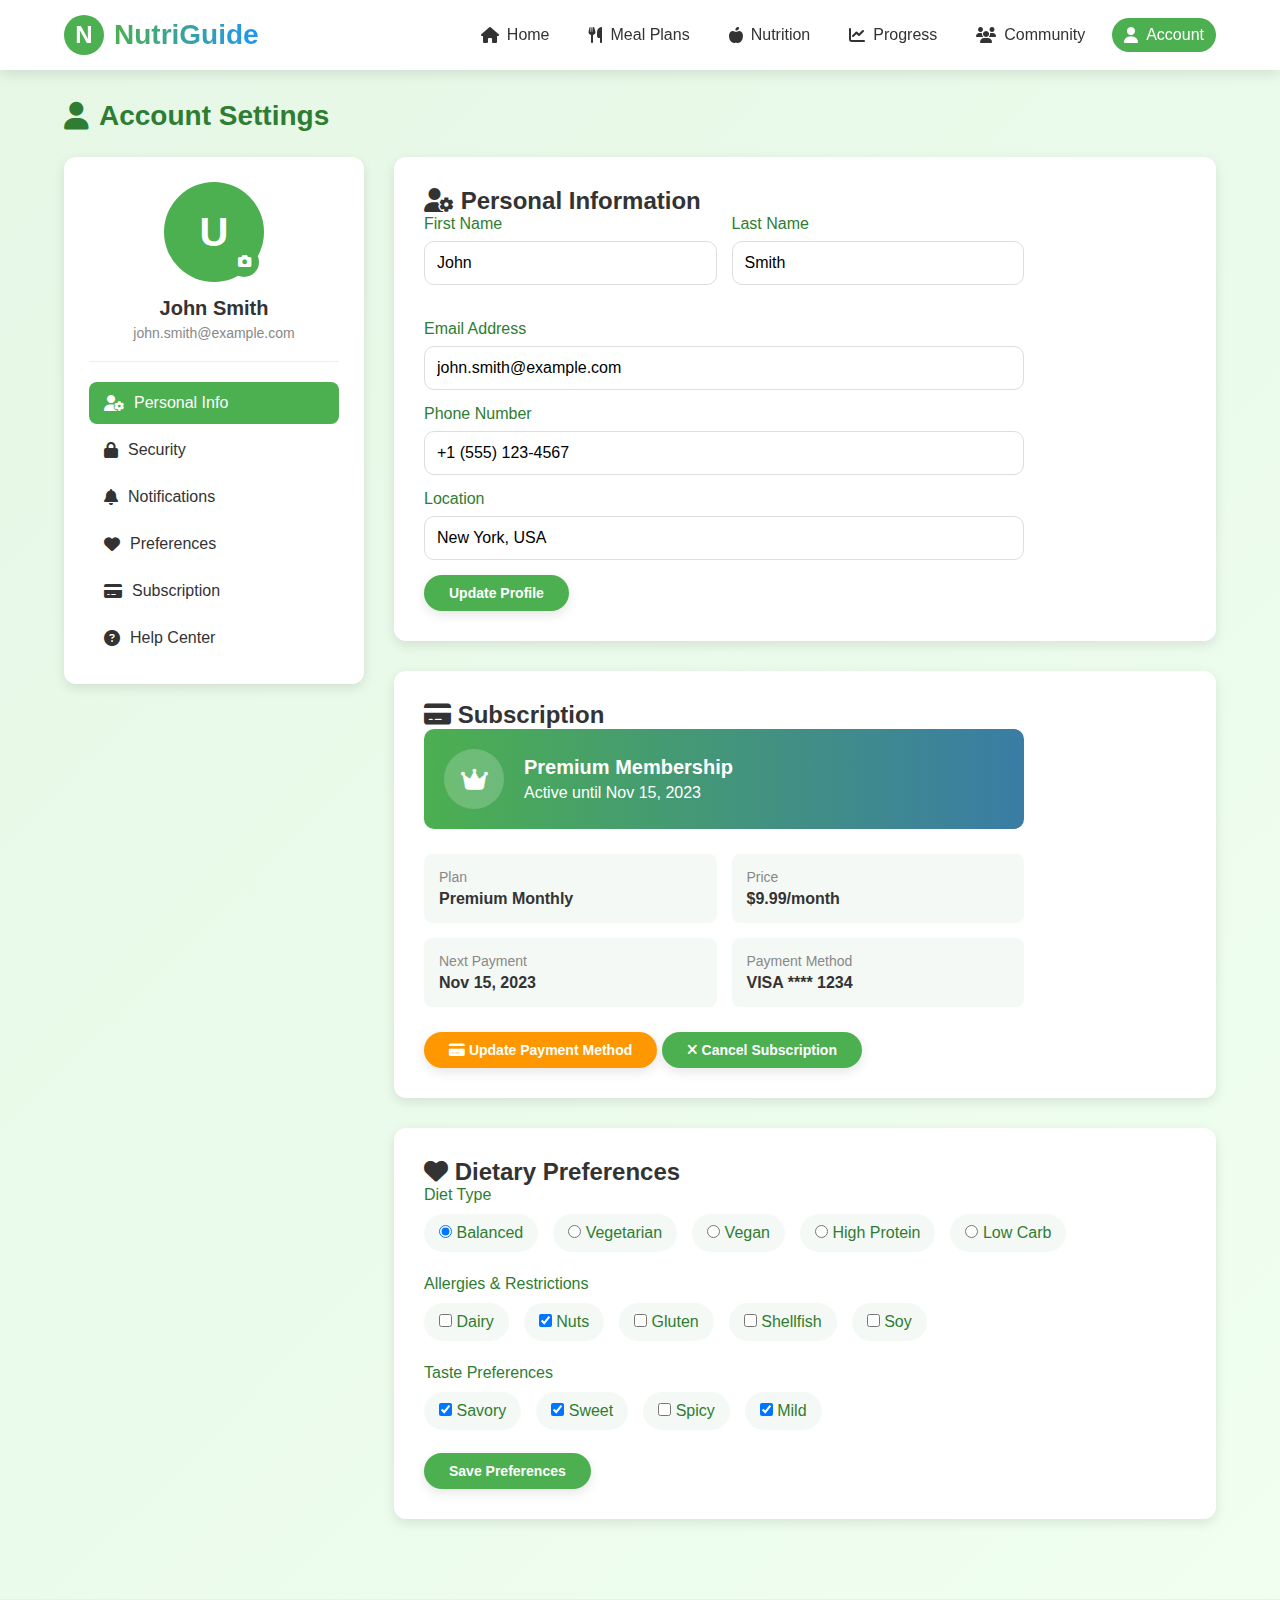
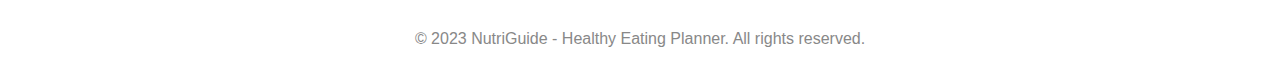
<file: Healthy_Eating_App/account.html>
<!DOCTYPE html>
<html lang="en">
<head>
    <meta charset="UTF-8">
    <meta name="viewport" content="width=device-width, initial-scale=1.0">
    <title>Account Settings | NutriGuide</title>
    <link rel="stylesheet" href="css/style.css">
    <link rel="stylesheet" href="https://cdnjs.cloudflare.com/ajax/libs/font-awesome/6.4.0/css/all.min.css">
</head>
<body>
    <header>
        <div class="logo">
            <div class="logo-icon">N</div>
            <div class="logo-text">NutriGuide</div>
        </div>
        
        <button class="menu-toggle" id="menuToggle">
            <i class="fas fa-bars"></i>
        </button>
        
        <div class="nav-container">
            <nav class="desktop-nav">
                <ul>
                    <li><a href="index.html" class="nav-link"><i class="fas fa-home"></i> Home</a></li>
                    <li><a href="meal-plans.html" class="nav-link"><i class="fas fa-utensils"></i> Meal Plans</a></li>
                    <li><a href="nutrition.html" class="nav-link"><i class="fas fa-apple-alt"></i> Nutrition</a></li>
                    <li><a href="progress.html" class="nav-link"><i class="fas fa-chart-line"></i> Progress</a></li>
                    <li><a href="community.html" class="nav-link"><i class="fas fa-users"></i> Community</a></li>
                    <li><a href="account.html" class="nav-link active"><i class="fas fa-user"></i> Account</a></li>
                </ul>
            </nav>
            
            <div class="user-actions" id="userActions">
                <!-- Dynamically filled based on auth state -->
            </div>
        </div>
    </header>
    
    <div class="main-content">
        <h1 class="section-title"><i class="fas fa-user"></i> Account Settings</h1>
        
        <div class="account-container">
            <div class="account-sidebar">
                <div class="account-profile">
                    <div class="profile-avatar">
                        <div class="avatar">U</div>
                        <button class="edit-avatar"><i class="fas fa-camera"></i></button>
                    </div>
                    <div class="profile-info">
                        <div class="profile-name">John Smith</div>
                        <div class="profile-email">john.smith@example.com</div>
                    </div>
                </div>
                
                <div class="account-menu">
                    <a href="#" class="menu-item active"><i class="fas fa-user-cog"></i> Personal Info</a>
                    <a href="#" class="menu-item"><i class="fas fa-lock"></i> Security</a>
                    <a href="#" class="menu-item"><i class="fas fa-bell"></i> Notifications</a>
                    <a href="#" class="menu-item"><i class="fas fa-heart"></i> Preferences</a>
                    <a href="#" class="menu-item"><i class="fas fa-credit-card"></i> Subscription</a>
                    <a href="#" class="menu-item"><i class="fas fa-question-circle"></i> Help Center</a>
                </div>
            </div>
            
            <div class="account-content">
                <div class="account-card">
                    <h2><i class="fas fa-user-cog"></i> Personal Information</h2>
                    
                    <form class="account-form">
                        <div class="form-row">
                            <div class="form-group">
                                <label for="first-name">First Name</label>
                                <input type="text" class="form-control" id="first-name" value="John">
                            </div>
                            <div class="form-group">
                                <label for="last-name">Last Name</label>
                                <input type="text" class="form-control" id="last-name" value="Smith">
                            </div>
                        </div>
                        
                        <div class="form-group">
                            <label for="email">Email Address</label>
                            <input type="email" class="form-control" id="email" value="john.smith@example.com">
                        </div>
                        
                        <div class="form-group">
                            <label for="phone">Phone Number</label>
                            <input type="tel" class="form-control" id="phone" value="+1 (555) 123-4567">
                        </div>
                        
                        <div class="form-group">
                            <label for="location">Location</label>
                            <input type="text" class="form-control" id="location" value="New York, USA">
                        </div>
                        
                        <button class="btn">Update Profile</button>
                    </form>
                </div>
                
                <div class="account-card">
                    <h2><i class="fas fa-credit-card"></i> Subscription</h2>
                    
                    <div class="subscription-status">
                        <div class="status-card premium">
                            <div class="status-icon"><i class="fas fa-crown"></i></div>
                            <div class="status-info">
                                <div class="status-title">Premium Membership</div>
                                <div class="status-detail">Active until Nov 15, 2023</div>
                            </div>
                        </div>
                        
                        <div class="subscription-details">
                            <div class="detail-item">
                                <div class="detail-label">Plan</div>
                                <div class="detail-value">Premium Monthly</div>
                            </div>
                            <div class="detail-item">
                                <div class="detail-label">Price</div>
                                <div class="detail-value">$9.99/month</div>
                            </div>
                            <div class="detail-item">
                                <div class="detail-label">Next Payment</div>
                                <div class="detail-value">Nov 15, 2023</div>
                            </div>
                            <div class="detail-item">
                                <div class="detail-label">Payment Method</div>
                                <div class="detail-value">VISA **** 1234</div>
                            </div>
                        </div>
                        
                        <button class="btn btn-secondary"><i class="fas fa-credit-card"></i> Update Payment Method</button>
                        <button class="btn"><i class="fas fa-times"></i> Cancel Subscription</button>
                    </div>
                </div>
                
                <div class="account-card">
                    <h2><i class="fas fa-heart"></i> Dietary Preferences</h2>
                    
                    <form class="preferences-form">
                        <div class="form-group">
                            <label>Diet Type</label>
                            <div class="preference-options">
                                <label class="option">
                                    <input type="radio" name="diet-type" checked>
                                    <span>Balanced</span>
                                </label>
                                <label class="option">
                                    <input type="radio" name="diet-type">
                                    <span>Vegetarian</span>
                                </label>
                                <label class="option">
                                    <input type="radio" name="diet-type">
                                    <span>Vegan</span>
                                </label>
                                <label class="option">
                                    <input type="radio" name="diet-type">
                                    <span>High Protein</span>
                                </label>
                                <label class="option">
                                    <input type="radio" name="diet-type">
                                    <span>Low Carb</span>
                                </label>
                            </div>
                        </div>
                        
                        <div class="form-group">
                            <label>Allergies & Restrictions</label>
                            <div class="preference-options">
                                <label class="option">
                                    <input type="checkbox">
                                    <span>Dairy</span>
                                </label>
                                <label class="option">
                                    <input type="checkbox" checked>
                                    <span>Nuts</span>
                                </label>
                                <label class="option">
                                    <input type="checkbox">
                                    <span>Gluten</span>
                                </label>
                                <label class="option">
                                    <input type="checkbox">
                                    <span>Shellfish</span>
                                </label>
                                <label class="option">
                                    <input type="checkbox">
                                    <span>Soy</span>
                                </label>
                            </div>
                        </div>
                        
                        <div class="form-group">
                            <label>Taste Preferences</label>
                            <div class="preference-options">
                                <label class="option">
                                    <input type="checkbox" checked>
                                    <span>Savory</span>
                                </label>
                                <label class="option">
                                    <input type="checkbox" checked>
                                    <span>Sweet</span>
                                </label>
                                <label class="option">
                                    <input type="checkbox">
                                    <span>Spicy</span>
                                </label>
                                <label class="option">
                                    <input type="checkbox" checked>
                                    <span>Mild</span>
                                </label>
                            </div>
                        </div>
                        
                        <button class="btn">Save Preferences</button>
                    </form>
                </div>
            </div>
        </div>
    </div>
    
    <footer>
        <p>&copy; 2023 NutriGuide - Healthy Eating Planner. All rights reserved.</p>
    </footer>

    <script src="js/main.js"></script>
</body>
</html>
</file>
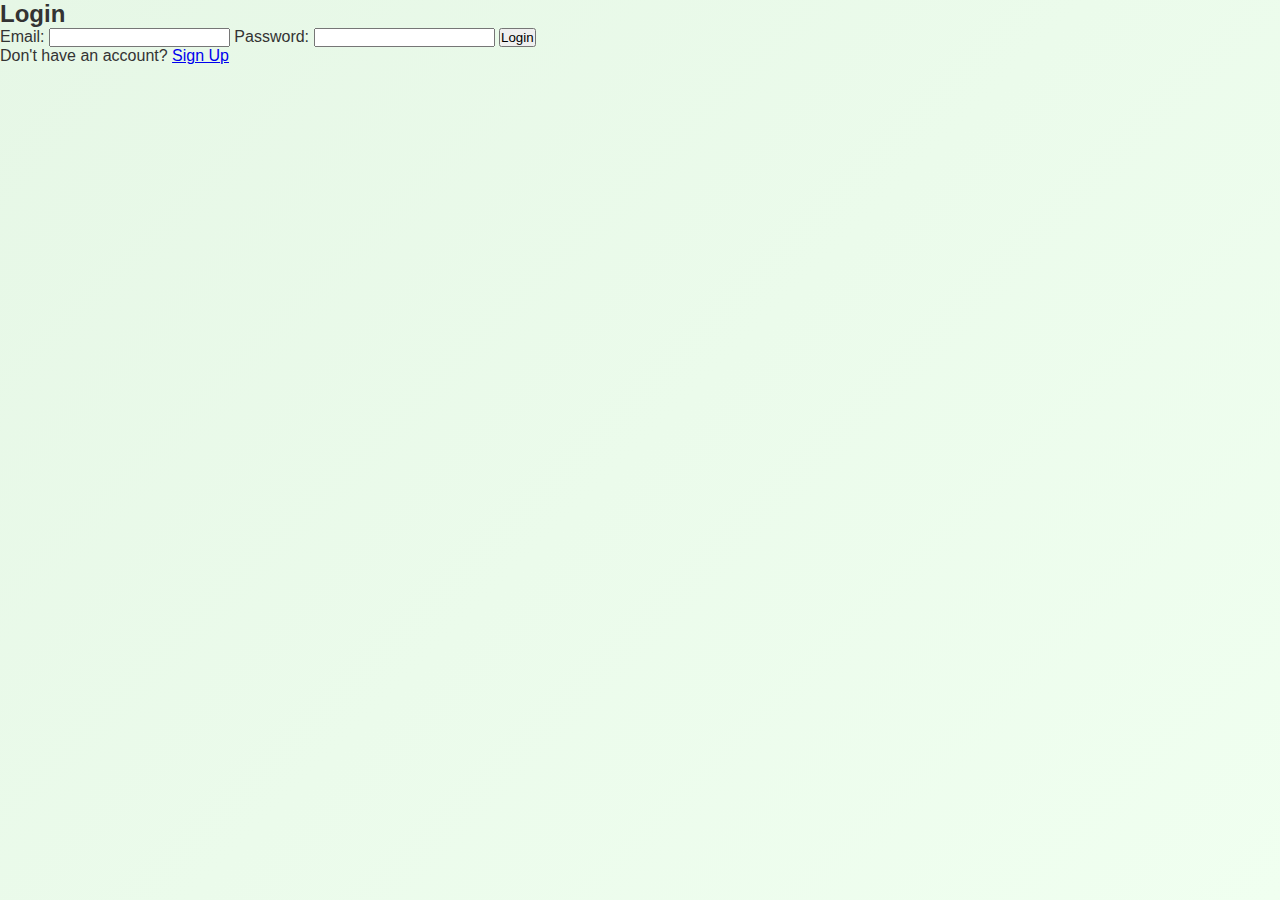
<file: Healthy_Eating_App/login.html>
<!DOCTYPE html>
<html lang="en">
<head>
    <meta charset="UTF-8">
    <meta name="viewport" content="width=device-width, initial-scale=1.0">
    <title>Login</title>
    <link rel="stylesheet" href="css/style.css">
</head>
<body>
    <main>
        <section class="login-form">
            <h2>Login</h2>
            <form id="login-form">
                <label for="email">Email:</label>
                <input type="email" id="email" name="email" required>

                <label for="password">Password:</label>
                <input type="password" id="password" name="password" required>

                <button type="submit">Login</button>
            </form>
            <p>Don't have an account? <a href="signup.html">Sign Up</a></p>
        </section>
    </main>
    <script src="js/firebaseConfig.js"></script>
    <script src="js/auth.js"></script>
</body>
</html>
</file>
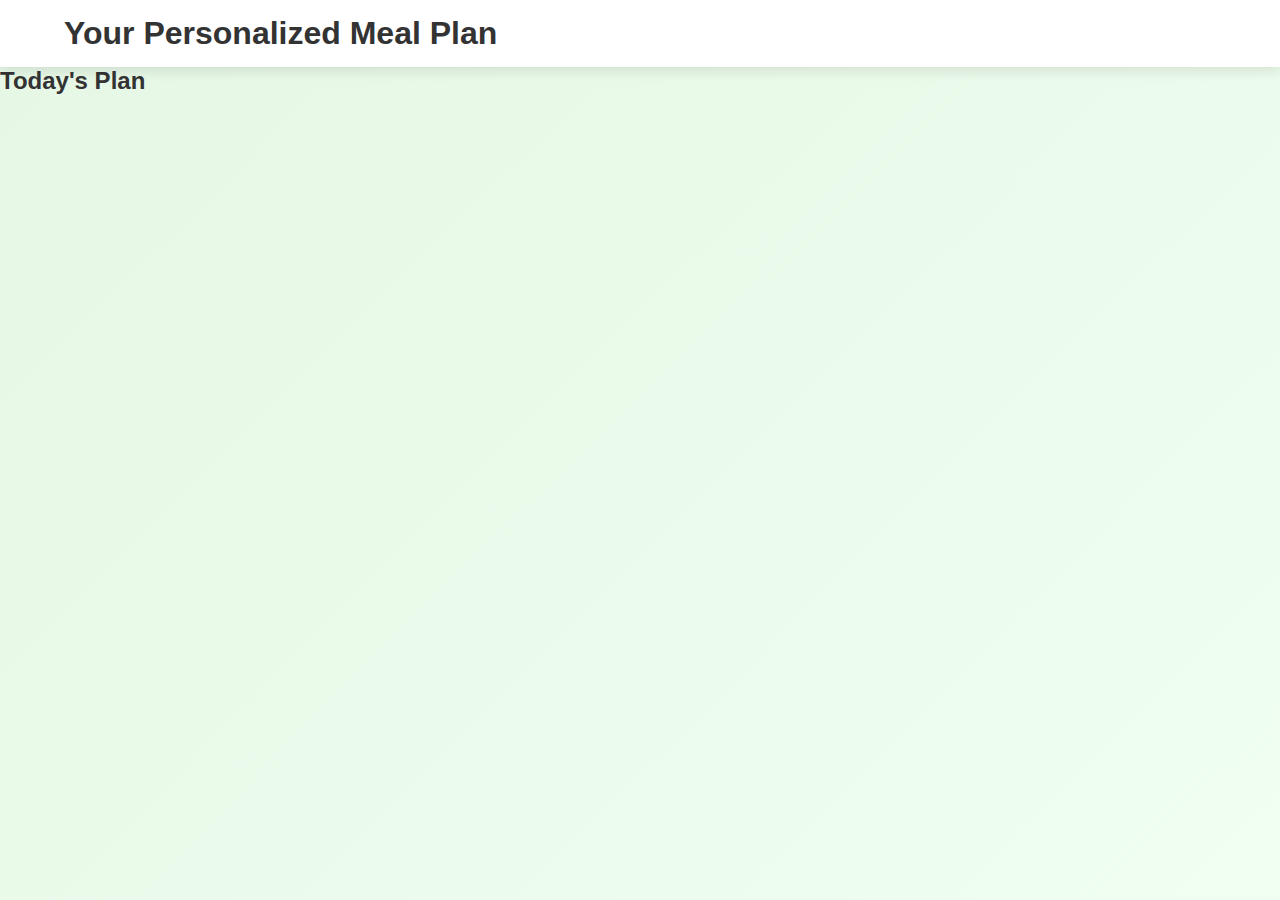
<file: Healthy_Eating_App/meal-plan.html>
<!DOCTYPE html>
<html lang="en">
<head>
    <meta charset="UTF-8">
    <meta name="viewport" content="width=device-width, initial-scale=1.0">
    <title>Your Meal Plan</title>
    <link rel="stylesheet" href="css/style.css">
</head>
<body>
    <header>
        <h1>Your Personalized Meal Plan</h1>
        <!-- Navigation links -->
    </header>

    <main>
        <section id="meal-plan">
            <h2>Today's Plan</h2>
            <div id="meal-plan-content">
                <!-- Meal plan will be dynamically generated here -->
            </div>
        </section>
    </main>
    <script src="js/firebaseConfig.js"></script>
    <script src="js/meal-plan.js"></script>
</body>
</html>
</file>
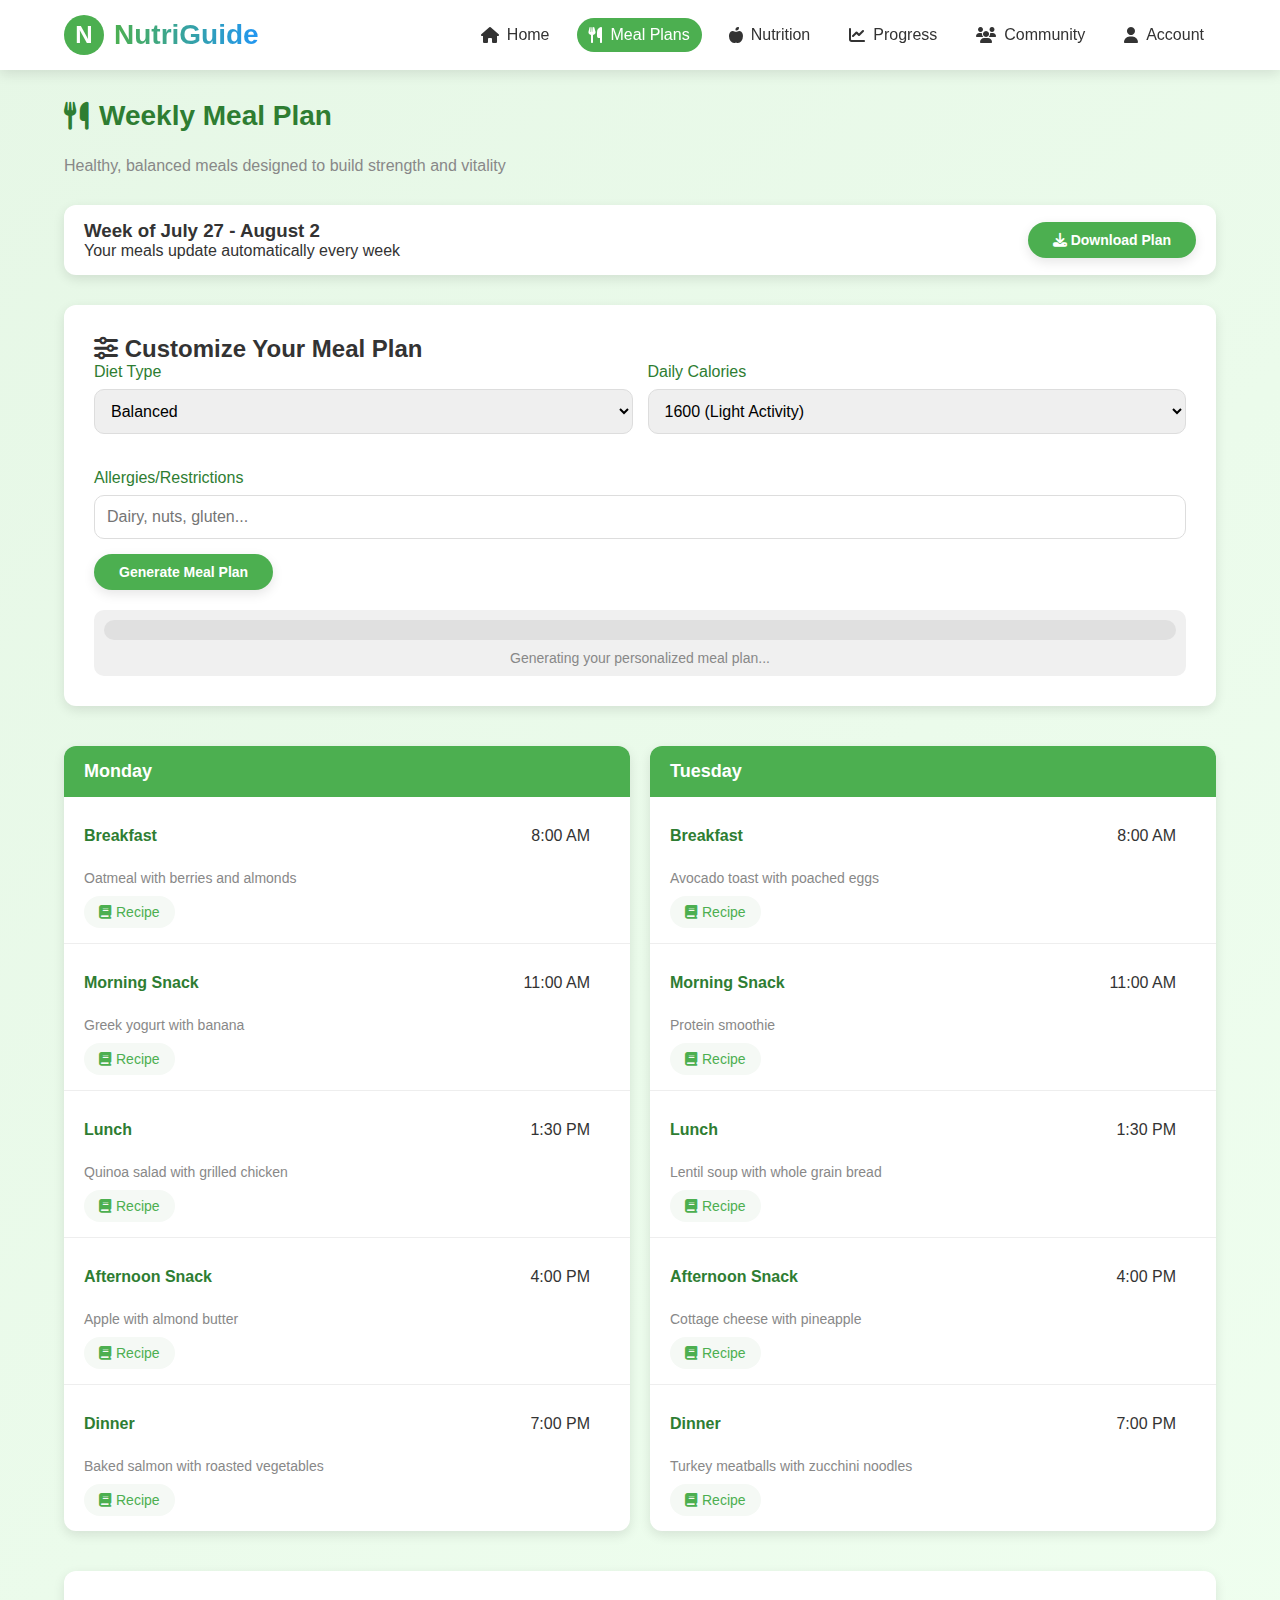
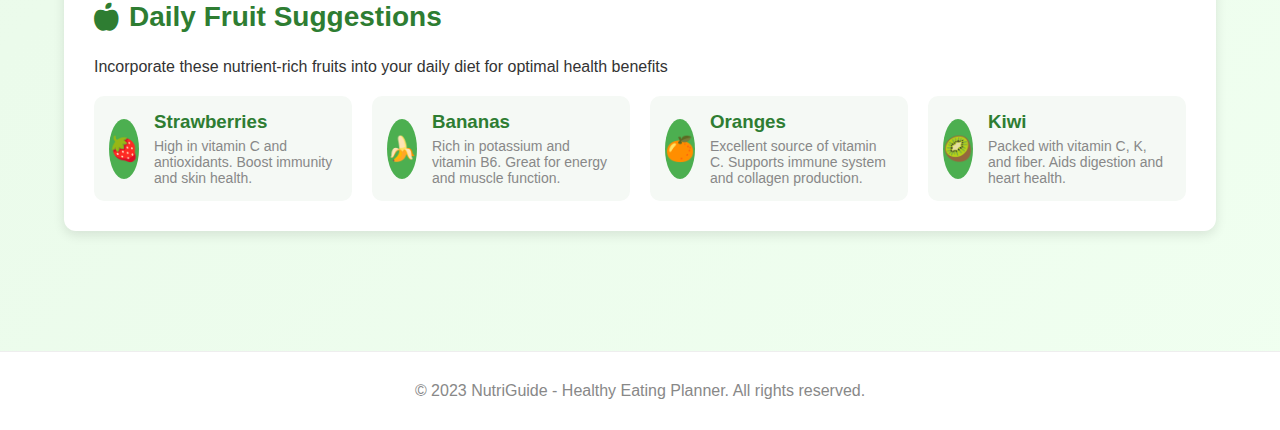
<file: Healthy_Eating_App/meal-plans.html>
<!DOCTYPE html>
<html lang="en">
<head>
    <meta charset="UTF-8">
    <meta name="viewport" content="width=device-width, initial-scale=1.0">
    <title>Meal Plans | NutriGuide</title>
    <link rel="stylesheet" href="css/style.css">
    <link rel="stylesheet" href="https://cdnjs.cloudflare.com/ajax/libs/font-awesome/6.4.0/css/all.min.css">
</head>
<body>
    <header>
        <div class="logo">
            <div class="logo-icon">N</div>
            <div class="logo-text">NutriGuide</div>
        </div>
        
        <button class="menu-toggle" id="menuToggle">
            <i class="fas fa-bars"></i>
        </button>
        
        <div class="nav-container">
            <nav class="desktop-nav">
                <ul>
                    <li><a href="index.html" class="nav-link"><i class="fas fa-home"></i> Home</a></li>
                    <li><a href="meal-plans.html" class="nav-link active"><i class="fas fa-utensils"></i> Meal Plans</a></li>
                    <li><a href="nutrition.html" class="nav-link"><i class="fas fa-apple-alt"></i> Nutrition</a></li>
                    <li><a href="progress.html" class="nav-link"><i class="fas fa-chart-line"></i> Progress</a></li>
                    <li><a href="community.html" class="nav-link"><i class="fas fa-users"></i> Community</a></li>
                    <li><a href="account.html" class="nav-link"><i class="fas fa-user"></i> Account</a></li>
                </ul>
            </nav>
            
            <div class="user-actions" id="userActions">
                <!-- Dynamically filled based on auth state -->
            </div>
        </div>
    </header>
    
    <div class="main-content">
        <h1 class="section-title"><i class="fas fa-utensils"></i> Weekly Meal Plan</h1>
        <p class="subtitle">Healthy, balanced meals designed to build strength and vitality</p>
        
        <div class="week-selector">
            <div>
                <h3>Week of <span id="currentWeek"></span></h3>
                <p>Your meals update automatically every week</p>
            </div>
            <button class="btn"><i class="fas fa-download"></i> Download Plan</button>
        </div>
        
        <!-- Meal Plan Preference Section -->
        <div class="preference-card">
            <h2><i class="fas fa-sliders-h"></i> Customize Your Meal Plan</h2>
            
            <div class="preference-form">
                <div class="form-row">
                    <div class="form-group">
                        <label for="diet-type">Diet Type</label>
                        <select class="form-control" id="diet-type">
                            <option value="balanced">Balanced</option>
                            <option value="vegetarian">Vegetarian</option>
                            <option value="vegan">Vegan</option>
                            <option value="high-protein">High Protein</option>
                            <option value="low-carb">Low Carb</option>
                        </select>
                    </div>
                    <div class="form-group">
                        <label for="calories">Daily Calories</label>
                        <select class="form-control" id="calories">
                            <option value="1600">1600 (Light Activity)</option>
                            <option value="2000">2000 (Moderate Activity)</option>
                            <option value="2400">2400 (Active Lifestyle)</option>
                            <option value="2800">2800 (Strength Building)</option>
                        </select>
                    </div>
                </div>
                
                <div class="form-group">
                    <label for="allergies">Allergies/Restrictions</label>
                    <input type="text" class="form-control" id="allergies" placeholder="Dairy, nuts, gluten...">
                </div>
                
                <button class="btn" id="generatePlan">Generate Meal Plan</button>
            </div>
            
            <div class="progress-container">
                <div class="progress-bar">
                    <div class="progress-fill" id="planProgress"></div>
                </div>
                <div class="progress-text">Generating your personalized meal plan...</div>
            </div>
        </div>
        
        <div class="week-days">
            <!-- Monday -->
            <div class="day-card">
                <div class="day-header">Monday</div>
                <div class="meal-time">
                    <div class="meal-title">
                        <span class="meal-name">Breakfast</span>
                        <span class="meal-time">8:00 AM</span>
                    </div>
                    <div class="meal-desc">Oatmeal with berries and almonds</div>
                    <button class="recipe-btn"><i class="fas fa-book"></i> Recipe</button>
                </div>
                <div class="meal-time">
                    <div class="meal-title">
                        <span class="meal-name">Morning Snack</span>
                        <span class="meal-time">11:00 AM</span>
                    </div>
                    <div class="meal-desc">Greek yogurt with banana</div>
                    <button class="recipe-btn"><i class="fas fa-book"></i> Recipe</button>
                </div>
                <div class="meal-time">
                    <div class="meal-title">
                        <span class="meal-name">Lunch</span>
                        <span class="meal-time">1:30 PM</span>
                    </div>
                    <div class="meal-desc">Quinoa salad with grilled chicken</div>
                    <button class="recipe-btn"><i class="fas fa-book"></i> Recipe</button>
                </div>
                <div class="meal-time">
                    <div class="meal-title">
                        <span class="meal-name">Afternoon Snack</span>
                        <span class="meal-time">4:00 PM</span>
                    </div>
                    <div class="meal-desc">Apple with almond butter</div>
                    <button class="recipe-btn"><i class="fas fa-book"></i> Recipe</button>
                </div>
                <div class="meal-time">
                    <div class="meal-title">
                        <span class="meal-name">Dinner</span>
                        <span class="meal-time">7:00 PM</span>
                    </div>
                    <div class="meal-desc">Baked salmon with roasted vegetables</div>
                    <button class="recipe-btn"><i class="fas fa-book"></i> Recipe</button>
                </div>
            </div>
            
            <!-- Tuesday -->
            <div class="day-card">
                <div class="day-header">Tuesday</div>
                <div class="meal-time">
                    <div class="meal-title">
                        <span class="meal-name">Breakfast</span>
                        <span class="meal-time">8:00 AM</span>
                    </div>
                    <div class="meal-desc">Avocado toast with poached eggs</div>
                    <button class="recipe-btn"><i class="fas fa-book"></i> Recipe</button>
                </div>
                <div class="meal-time">
                    <div class="meal-title">
                        <span class="meal-name">Morning Snack</span>
                        <span class="meal-time">11:00 AM</span>
                    </div>
                    <div class="meal-desc">Protein smoothie</div>
                    <button class="recipe-btn"><i class="fas fa-book"></i> Recipe</button>
                </div>
                <div class="meal-time">
                    <div class="meal-title">
                        <span class="meal-name">Lunch</span>
                        <span class="meal-time">1:30 PM</span>
                    </div>
                    <div class="meal-desc">Lentil soup with whole grain bread</div>
                    <button class="recipe-btn"><i class="fas fa-book"></i> Recipe</button>
                </div>
                <div class="meal-time">
                    <div class="meal-title">
                        <span class="meal-name">Afternoon Snack</span>
                        <span class="meal-time">4:00 PM</span>
                    </div>
                    <div class="meal-desc">Cottage cheese with pineapple</div>
                    <button class="recipe-btn"><i class="fas fa-book"></i> Recipe</button>
                </div>
                <div class="meal-time">
                    <div class="meal-title">
                        <span class="meal-name">Dinner</span>
                        <span class="meal-time">7:00 PM</span>
                    </div>
                    <div class="meal-desc">Turkey meatballs with zucchini noodles</div>
                    <button class="recipe-btn"><i class="fas fa-book"></i> Recipe</button>
                </div>
            </div>
            
            <!-- Wednesday to Sunday would follow the same pattern -->
        </div>
        
        <div class="fruit-section">
            <h2 class="section-title"><i class="fas fa-apple-alt"></i> Daily Fruit Suggestions</h2>
            <p>Incorporate these nutrient-rich fruits into your daily diet for optimal health benefits</p>
            
            <div class="fruit-grid">
                <div class="fruit-card">
                    <div class="fruit-icon">🍓</div>
                    <div class="fruit-info">
                        <h3>Strawberries</h3>
                        <p>High in vitamin C and antioxidants. Boost immunity and skin health.</p>
                    </div>
                </div>
                
                <div class="fruit-card">
                    <div class="fruit-icon">🍌</div>
                    <div class="fruit-info">
                        <h3>Bananas</h3>
                        <p>Rich in potassium and vitamin B6. Great for energy and muscle function.</p>
                    </div>
                </div>
                
                <div class="fruit-card">
                    <div class="fruit-icon">🍊</div>
                    <div class="fruit-info">
                        <h3>Oranges</h3>
                        <p>Excellent source of vitamin C. Supports immune system and collagen production.</p>
                    </div>
                </div>
                
                <div class="fruit-card">
                    <div class="fruit-icon">🥝</div>
                    <div class="fruit-info">
                        <h3>Kiwi</h3>
                        <p>Packed with vitamin C, K, and fiber. Aids digestion and heart health.</p>
                    </div>
                </div>
            </div>
        </div>
    </div>
    
    <footer>
        <p>&copy; 2023 NutriGuide - Healthy Eating Planner. All rights reserved.</p>
    </footer>

    <script src="js/main.js"></script>
    <script src="js/meal-plans.js"></script>
</body>
</html>
</file>
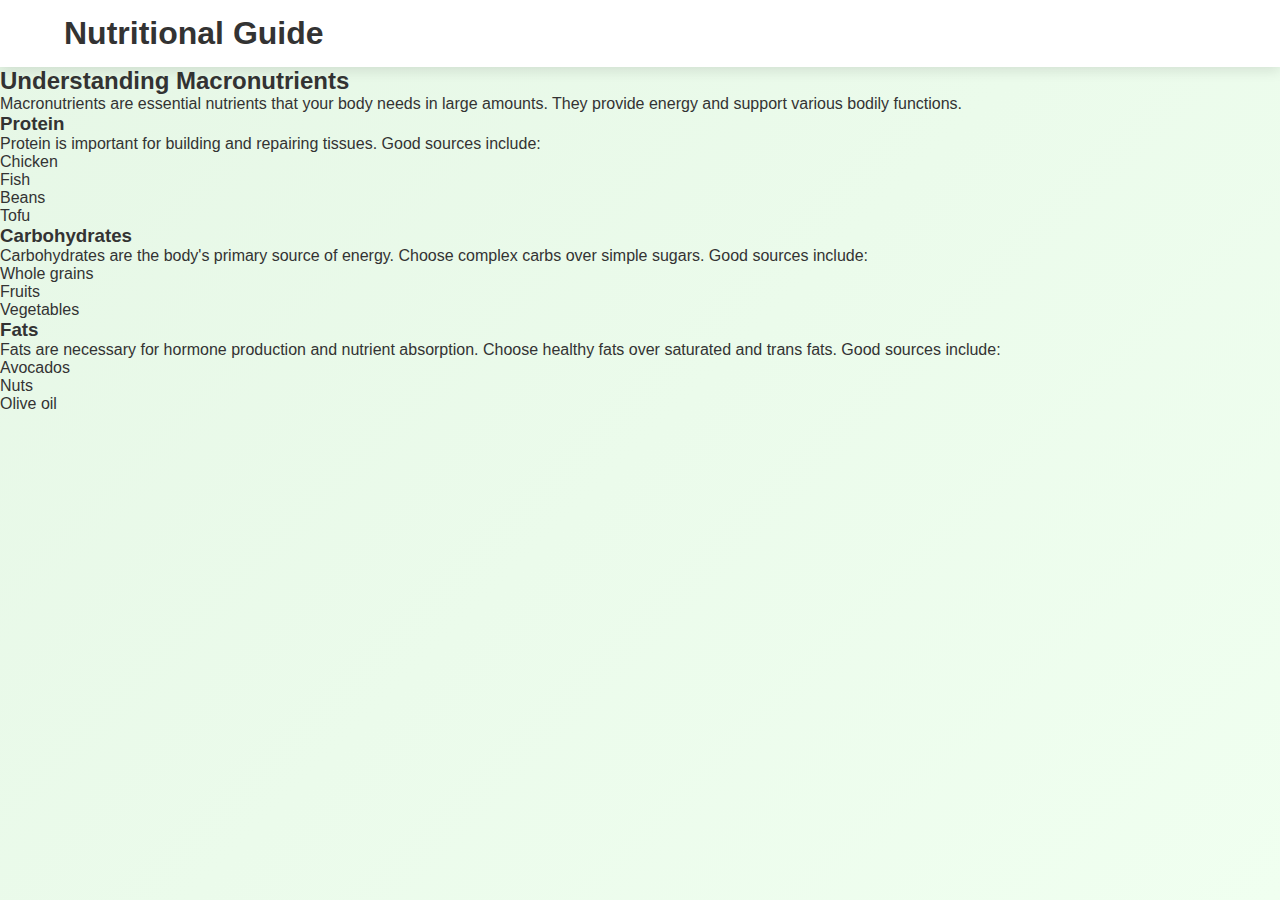
<file: Healthy_Eating_App/nutritional-guide.html>
<!DOCTYPE html>
<html lang="en">
<head>
    <meta charset="UTF-8">
    <meta name="viewport" content="width=device-width, initial-scale=1.0">
    <title>Nutritional Guide</title>
    <link rel="stylesheet" href="css/style.css">
</head>
<body>
    <header>
        <h1>Nutritional Guide</h1>
        <!-- Navigation links -->
    </header>

    <main>
        <section class="nutritional-info">
            <h2>Understanding Macronutrients</h2>
            <p>Macronutrients are essential nutrients that your body needs in large amounts. They provide energy and support various bodily functions.</p>

            <h3>Protein</h3>
            <p>Protein is important for building and repairing tissues. Good sources include:</p>
            <ul>
                <li>Chicken</li>
                <li>Fish</li>
                <li>Beans</li>
                <li>Tofu</li>
            </ul>

            <h3>Carbohydrates</h3>
            <p>Carbohydrates are the body's primary source of energy. Choose complex carbs over simple sugars. Good sources include:</p>
            <ul>
                <li>Whole grains</li>
                <li>Fruits</li>
                <li>Vegetables</li>
            </ul>

            <h3>Fats</h3>
            <p>Fats are necessary for hormone production and nutrient absorption. Choose healthy fats over saturated and trans fats. Good sources include:</p>
            <ul>
                <li>Avocados</li>
                <li>Nuts</li>
                <li>Olive oil</li>
            </ul>
        </section>
    </main>
</body>
</html>
</file>
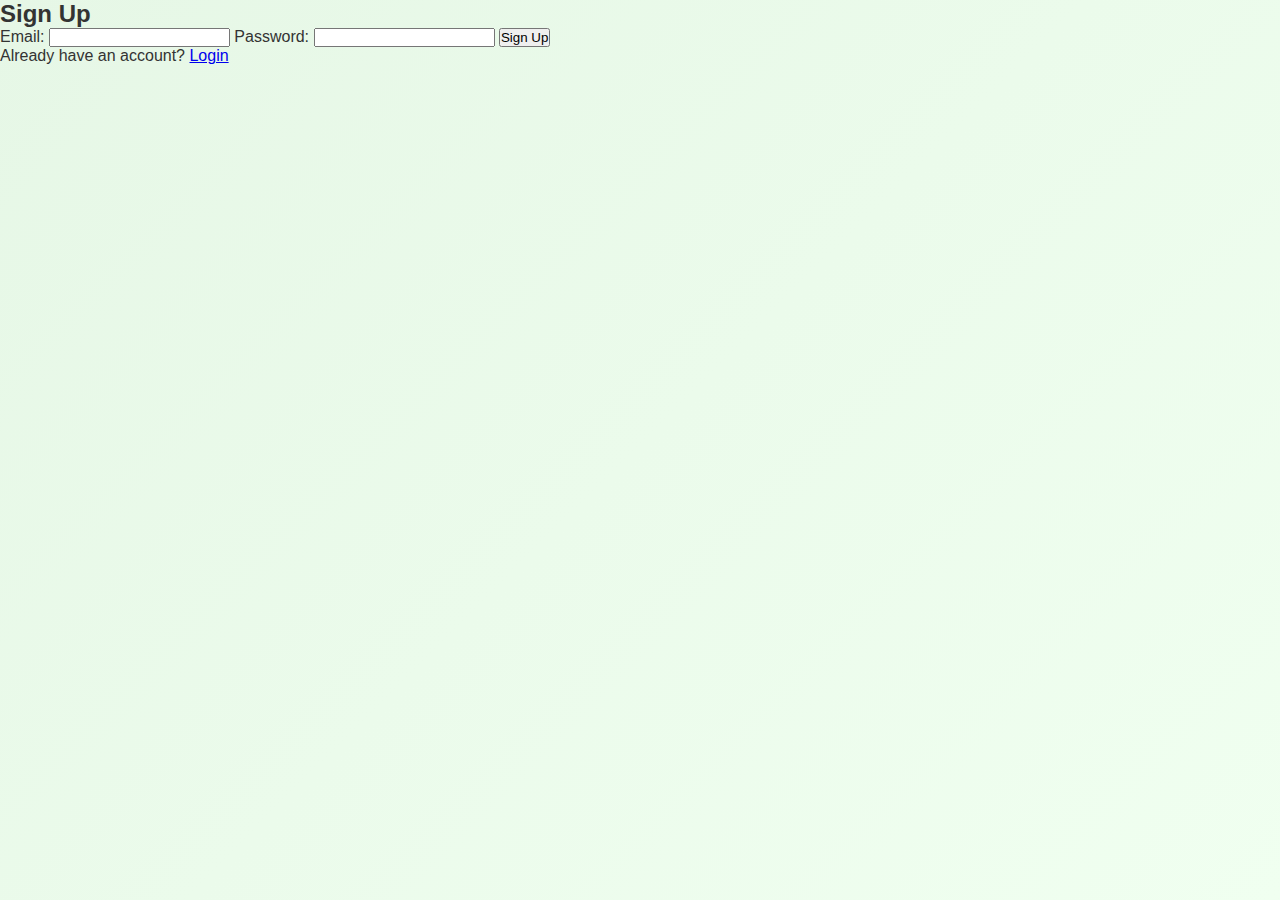
<file: Healthy_Eating_App/signup.html>
<!DOCTYPE html>
<html lang="en">
<head>
    <meta charset="UTF-8">
    <meta name="viewport" content="width=device-width, initial-scale=1.0">
    <title>Sign Up</title>
    <link rel="stylesheet" href="css/style.css">
</head>
<body>
    <main>
        <section class="signup-form">
            <h2>Sign Up</h2>
            <form id="signup-form">
                <label for="email">Email:</label>
                <input type="email" id="email" name="email" required>

                <label for="password">Password:</label>
                <input type="password" id="password" name="password" required>

                <button type="submit">Sign Up</button>
            </form>
            <p>Already have an account? <a href="login.html">Login</a></p>
        </section>
    </main>
    <script src="js/firebaseConfig.js"></script>
    <script src="js/auth.js"></script>
</body>
</html>
</file>
<file: Healthy_Eating_App/css/style.css>
:root {
    --primary: #4CAF50;
    --primary-dark: #388E3C;
    --secondary: #FF9800;
    --accent: #2196F3;
    --light: #F5F9F5;
    --dark: #2E7D32;
    --text: #333;
    --gray: #888;
    --white: #fff;
    --darker: #1B5E20;
    --shadow: 0 4px 12px rgba(0,0,0,0.1);
    --radius: 12px;
    --menu-width: 280px;
}

* {
    margin: 0;
    padding: 0;
    box-sizing: border-box;
}

body {
    font-family: 'Poppins', sans-serif;
    background: linear-gradient(135deg, #e6f7e6, #f0fff0);
    color: var(--text);
    min-height: 100vh;
    padding: 0;
    overflow-x: hidden;
    display: flex;
    flex-direction: column;
}

/* Header Styles */
header {
    display: flex;
    justify-content: space-between;
    align-items: center;
    padding: 15px 5%;
    background-color: var(--white);
    box-shadow: var(--shadow);
    position: sticky;
    top: 0;
    z-index: 100;
}

.logo {
    display: flex;
    align-items: center;
    gap: 10px;
}

.logo-icon {
    background: var(--primary);
    color: var(--white);
    width: 40px;
    height: 40px;
    border-radius: 50%;
    display: flex;
    align-items: center;
    justify-content: center;
    font-size: 24px;
    font-weight: bold;
}

.logo-text {
    font-family: 'Montserrat', sans-serif;
    font-weight: 800;
    font-size: 28px;
    background: linear-gradient(to right, var(--primary), var(--accent));
    -webkit-background-clip: text;
    -webkit-text-fill-color: transparent;
}

.menu-toggle {
    display: none;
    background: none;
    border: none;
    font-size: 24px;
    cursor: pointer;
    color: var(--primary);
    padding: 5px;
}

/* Navigation */
.nav-container {
    display: flex;
    align-items: center;
}

nav.desktop-nav ul {
    display: flex;
    list-style: none;
    gap: 15px;
}

nav a {
    text-decoration: none;
    color: var(--text);
    font-weight: 500;
    font-size: 16px;
    transition: all 0.3s ease;
    padding: 8px 12px;
    border-radius: 30px;
    display: flex;
    align-items: center;
    gap: 8px;
}

nav a:hover, nav a.active {
    background: var(--primary);
    color: var(--white);
}

/* Buttons */
.btn {
    display: inline-block;
    background: var(--primary);
    color: var(--white);
    padding: 10px 25px;
    border-radius: 50px;
    text-decoration: none;
    font-weight: 600;
    font-size: 14px;
    border: none;
    cursor: pointer;
    transition: all 0.3s ease;
    box-shadow: var(--shadow);
}

.btn:hover {
    background: var(--primary-dark);
    transform: translateY(-3px);
}

.btn.btn-small {
    padding: 8px 16px;
    font-size: 13px;
}

.btn-secondary {
    background: var(--secondary);
}

/* Main Content */
.main-content {
    flex: 1;
    padding: 30px 5%;
}

.page {
    display: none;
    animation: fadeIn 0.5s ease;
}

.page.active {
    display: block;
}

@keyframes fadeIn {
    from { opacity: 0; transform: translateY(20px); }
    to { opacity: 1; transform: translateY(0); }
}

/* Home Page */
.hero {
    display: flex;
    align-items: center;
    gap: 50px;
    margin-bottom: 60px;
    flex-wrap: wrap;
}

.hero-content {
    flex: 1;
    min-width: 300px;
}

.hero h1 {
    font-family: 'Montserrat', sans-serif;
    font-size: 2.5rem;
    line-height: 1.2;
    margin-bottom: 20px;
    color: var(--dark);
}

.hero h1 span {
    color: var(--primary);
}

.hero p {
    font-size: 1.1rem;
    line-height: 1.6;
    margin-bottom: 30px;
    color: var(--gray);
}

.hero-image {
    flex: 1;
    min-width: 300px;
    display: flex;
    justify-content: center;
}

.hero-image img {
    max-width: 100%;
    border-radius: var(--radius);
    box-shadow: var(--shadow);
}

.features {
    display: grid;
    grid-template-columns: repeat(auto-fit, minmax(300px, 1fr));
    gap: 30px;
    margin-bottom: 60px;
}

.feature-card {
    background: var(--white);
    border-radius: var(--radius);
    padding: 30px;
    box-shadow: var(--shadow);
    transition: all 0.3s ease;
}

.feature-card:hover {
    transform: translateY(-10px);
}

.feature-icon {
    background: var(--light);
    width: 70px;
    height: 70px;
    border-radius: 50%;
    display: flex;
    align-items: center;
    justify-content: center;
    margin-bottom: 20px;
    font-size: 28px;
    color: var(--primary);
}

.feature-card h3 {
    font-size: 22px;
    margin-bottom: 15px;
    color: var(--dark);
}

.feature-card p {
    color: var(--gray);
    line-height: 1.6;
}

.quote {
    font-style: italic;
    margin: 20px 0;
    padding: 15px;
    border-left: 4px solid var(--primary);
    background: rgba(76, 175, 80, 0.05);
}

.testimonials {
    margin-top: 60px;
}

.testimonial-grid {
    display: grid;
    grid-template-columns: repeat(auto-fit, minmax(300px, 1fr));
    gap: 25px;
    margin-top: 20px;
}

.testimonial-card {
    background: var(--white);
    border-radius: var(--radius);
    padding: 25px;
    box-shadow: var(--shadow);
    transition: all 0.3s ease;
}

.testimonial-card:hover {
    transform: translateY(-5px);
}

.testimonial-content {
    font-style: italic;
    margin-bottom: 20px;
    line-height: 1.6;
    color: var(--gray);
}

.testimonial-author {
    display: flex;
    align-items: center;
    gap: 15px;
}

.avatar {
    width: 40px;
    height: 40px;
    border-radius: 50%;
    background: var(--primary);
    color: white;
    display: flex;
    align-items: center;
    justify-content: center;
    font-weight: bold;
    font-size: 18px;
}

.author-info h4 {
    font-weight: 600;
    color: var(--dark);
}

.author-info p {
    font-size: 14px;
    color: var(--gray);
}

/* Meal Plans Page */
.section-title {
    font-family: 'Montserrat', sans-serif;
    color: var(--dark);
    margin-bottom: 25px;
    font-size: 28px;
    display: flex;
    align-items: center;
    gap: 10px;
}

.subtitle {
    color: var(--gray);
    margin-bottom: 30px;
}

.week-selector {
    display: flex;
    justify-content: space-between;
    align-items: center;
    margin-bottom: 30px;
    background: var(--white);
    padding: 15px 20px;
    border-radius: var(--radius);
    box-shadow: var(--shadow);
}

.week-days {
    display: grid;
    grid-template-columns: repeat(auto-fit, minmax(300px, 1fr));
    gap: 20px;
    margin-bottom: 40px;
}

.day-card {
    background: var(--white);
    border-radius: var(--radius);
    overflow: hidden;
    box-shadow: var(--shadow);
    transition: all 0.3s ease;
}

.day-card:hover {
    transform: translateY(-5px);
}

.day-header {
    background: var(--primary);
    color: var(--white);
    padding: 15px 20px;
    font-weight: 600;
    font-size: 18px;
}

.meal-time {
    padding: 15px 20px;
    border-bottom: 1px solid #eee;
}

.meal-time:last-child {
    border-bottom: none;
}

.meal-title {
    display: flex;
    justify-content: space-between;
    align-items: center;
    margin-bottom: 10px;
}

.meal-name {
    font-weight: 600;
    color: var(--dark);
}

.meal-desc {
    color: var(--gray);
    margin-bottom: 10px;
    font-size: 14px;
}

.recipe-btn {
    background: var(--light);
    color: var(--primary);
    border: none;
    padding: 8px 15px;
    border-radius: 20px;
    font-size: 14px;
    cursor: pointer;
    transition: all 0.3s ease;
    display: flex;
    align-items: center;
    gap: 5px;
}

.recipe-btn:hover {
    background: var(--primary);
    color: var(--white);
}

/* Fruit Section */
.fruit-section {
    background: var(--white);
    border-radius: var(--radius);
    padding: 30px;
    box-shadow: var(--shadow);
    margin-bottom: 40px;
}

.fruit-grid {
    display: grid;
    grid-template-columns: repeat(auto-fit, minmax(250px, 1fr));
    gap: 20px;
    margin-top: 20px;
}

.fruit-card {
    display: flex;
    gap: 15px;
    align-items: center;
    padding: 15px;
    border-radius: 10px;
    background: var(--light);
    transition: all 0.3s ease;
}

.fruit-card:hover {
    transform: translateY(-5px);
    box-shadow: 0 5px 15px rgba(0,0,0,0.1);
}

.fruit-icon {
    width: 60px;
    height: 60px;
    border-radius: 50%;
    background: var(--primary);
    color: white;
    display: flex;
    align-items: center;
    justify-content: center;
    font-size: 24px;
}

.fruit-info h3 {
    margin-bottom: 5px;
    color: var(--dark);
}

.fruit-info p {
    font-size: 14px;
    color: var(--gray);
}

/* Preference Card */
.preference-card {
    background: var(--white);
    border-radius: var(--radius);
    padding: 30px;
    box-shadow: var(--shadow);
    margin-bottom: 40px;
}

.preference-form {
    margin-bottom: 20px;
}

.form-row {
    display: flex;
    gap: 15px;
    margin-bottom: 20px;
}

.form-group {
    flex: 1;
    margin-bottom: 15px;
}

.form-group label {
    display: block;
    margin-bottom: 8px;
    font-weight: 500;
    color: var(--dark);
}

.form-control {
    width: 100%;
    padding: 12px;
    border: 1px solid #ddd;
    border-radius: 10px;
    font-family: 'Poppins', sans-serif;
    font-size: 16px;
    transition: all 0.3s ease;
}

.form-control:focus {
    outline: none;
    border-color: var(--primary);
    box-shadow: 0 0 0 3px rgba(76, 175, 80, 0.2);
}
/* Progress Page Styles */
.progress-overview {
    display: grid;
    grid-template-columns: repeat(auto-fit, minmax(200px, 1fr));
    gap: 20px;
    margin-bottom: 30px;
}

.metric-card {
    background: var(--white);
    border-radius: var(--radius);
    padding: 20px;
    text-align: center;
    box-shadow: var(--shadow);
    position: relative;
    overflow: hidden;
    transition: all 0.3s ease;
}

.metric-card:hover {
    transform: translateY(-5px);
    box-shadow: 0 10px 20px rgba(0,0,0,0.1);
}

.metric-value {
    font-size: 32px;
    font-weight: 700;
    color: var(--primary);
    margin-bottom: 5px;
}

.metric-label {
    font-size: 14px;
    color: var(--gray);
}

.metric-icon {
    position: absolute;
    top: 15px;
    right: 15px;
    font-size: 24px;
    color: rgba(76, 175, 80, 0.2);
}

.progress-section {
    background: var(--white);
    border-radius: var(--radius);
    padding: 25px;
    box-shadow: var(--shadow);
    margin-bottom: 30px;
}

.section-subtitle {
    font-size: 22px;
    margin-bottom: 20px;
    color: var(--dark);
    display: flex;
    align-items: center;
    gap: 10px;
}

.progress-chart {
    height: 300px;
    margin-top: 20px;
}

.compliance-grid {
    display: grid;
    grid-template-columns: repeat(auto-fit, minmax(250px, 1fr));
    gap: 20px;
    margin-top: 20px;
}

.compliance-card {
    padding: 20px;
    border-radius: 10px;
    background: var(--light);
}

.compliance-card h3 {
    margin-bottom: 15px;
    color: var(--dark);
}

.milestones-grid {
    display: grid;
    grid-template-columns: repeat(auto-fit, minmax(250px, 1fr));
    gap: 20px;
    margin-top: 20px;
}

.milestone-card {
    padding: 20px;
    border-radius: 10px;
    background: var(--light);
    text-align: center;
    transition: all 0.3s ease;
}

.milestone-card.completed {
    background: var(--primary);
    color: var(--white);
}

.milestone-card.completed .progress-bar {
    background: rgba(255,255,255,0.3);
}

.milestone-card.completed .progress-fill {
    background: var(--white);
}

.milestone-icon {
    width: 60px;
    height: 60px;
    border-radius: 50%;
    background: var(--white);
    display: flex;
    align-items: center;
    justify-content: center;
    margin: 0 auto 15px;
    font-size: 24px;
    color: var(--primary);
}

.milestone-card.completed .milestone-icon {
    background: var(--white);
    color: var(--primary);
}

.milestone-card h3 {
    margin-bottom: 10px;
}

.milestone-date {
    font-size: 14px;
    margin-top: 10px;
    opacity: 0.8;
}

.journal-section {
    background: var(--white);
    border-radius: var(--radius);
    padding: 25px;
    box-shadow: var(--shadow);
}

.journal-entry {
    padding: 20px;
    border-bottom: 1px solid #eee;
}

.journal-entry:last-child {
    border-bottom: none;
}

.entry-header {
    display: flex;
    justify-content: space-between;
    align-items: center;
    margin-bottom: 15px;
}

.entry-date {
    font-weight: 600;
    color: var(--dark);
}

.entry-mood {
    font-size: 24px;
}

.entry-content {
    line-height: 1.6;
}

/* Community Page Styles */
.community-container {
    display: grid;
    grid-template-columns: 1fr 350px;
    gap: 30px;
}

.community-main {
    display: flex;
    flex-direction: column;
    gap: 20px;
}

.post-form {
    background: var(--white);
    border-radius: var(--radius);
    padding: 20px;
    box-shadow: var(--shadow);
    display: flex;
    gap: 15px;
}

.user-avatar .avatar {
    width: 50px;
    height: 50px;
    font-size: 20px;
}

.post-input {
    flex: 1;
}

.post-input textarea {
    width: 100%;
    height: 80px;
    padding: 15px;
    border: 1px solid #ddd;
    border-radius: 10px;
    font-family: 'Poppins', sans-serif;
    resize: vertical;
    margin-bottom: 10px;
}

.posts-container {
    display: flex;
    flex-direction: column;
    gap: 20px;
}

.post {
    background: var(--white);
    border-radius: var(--radius);
    padding: 25px;
    box-shadow: var(--shadow);
}

.post-header {
    display: flex;
    gap: 15px;
    margin-bottom: 15px;
}

.post-info {
    flex: 1;
}

.post-user {
    font-weight: 600;
    color: var(--dark);
}

.post-time {
    font-size: 14px;
    color: var(--gray);
}

.post-content {
    margin-bottom: 15px;
    line-height: 1.6;
}

.post-image {
    margin-top: 15px;
}

.post-image img {
    width: 100%;
    border-radius: 10px;
}

.post-stats {
    display: flex;
    gap: 20px;
    margin-bottom: 15px;
    font-size: 14px;
    color: var(--gray);
}

.post-actions {
    display: flex;
    gap: 10px;
}

.comments-container {
    margin-top: 20px;
    padding-top: 20px;
    border-top: 1px solid #eee;
}

.comment {
    display: flex;
    gap: 15px;
    margin-bottom: 15px;
}

.comment:last-child {
    margin-bottom: 0;
}

.comment-content {
    flex: 1;
    background: var(--light);
    padding: 15px;
    border-radius: 10px;
}

.comment-header {
    display: flex;
    justify-content: space-between;
    margin-bottom: 5px;
}

.comment-user {
    font-weight: 600;
    font-size: 14px;
}

.comment-time {
    font-size: 13px;
    color: var(--gray);
}

.community-sidebar {
    display: flex;
    flex-direction: column;
    gap: 20px;
}

.community-card {
    background: var(--white);
    border-radius: var(--radius);
    padding: 25px;
    box-shadow: var(--shadow);
}

.event-list {
    display: flex;
    flex-direction: column;
    gap: 15px;
    margin-top: 15px;
}

.event {
    display: flex;
    gap: 15px;
    padding: 10px 0;
    border-bottom: 1px solid #eee;
}

.event:last-child {
    border-bottom: none;
}

.event-date {
    width: 50px;
    height: 50px;
    border-radius: 8px;
    background: var(--primary);
    color: white;
    display: flex;
    align-items: center;
    justify-content: center;
    font-weight: 600;
}

.event-info {
    flex: 1;
}

.event-title {
    font-weight: 600;
    margin-bottom: 5px;
}

.event-time {
    font-size: 14px;
    color: var(--gray);
}

.contributors-list {
    display: flex;
    flex-direction: column;
    gap: 15px;
    margin-top: 15px;
}

.contributor {
    display: flex;
    gap: 15px;
    align-items: center;
    padding: 10px 0;
    border-bottom: 1px solid #eee;
}

.contributor:last-child {
    border-bottom: none;
}

.contributor-info {
    flex: 1;
}

.contributor-name {
    font-weight: 600;
}

.contributor-posts {
    font-size: 14px;
    color: var(--gray);
}

.topics-list {
    display: flex;
    flex-wrap: wrap;
    gap: 10px;
    margin-top: 15px;
}

.topic {
    background: var(--light);
    padding: 8px 15px;
    border-radius: 30px;
    font-size: 14px;
    transition: all 0.3s ease;
}

.topic:hover {
    background: var(--primary);
    color: var(--white);
    cursor: pointer;
}

/* Account Page Styles */
.account-container {
    display: grid;
    grid-template-columns: 300px 1fr;
    gap: 30px;
}

.account-sidebar {
    background: var(--white);
    border-radius: var(--radius);
    padding: 25px;
    box-shadow: var(--shadow);
    height: fit-content;
}

.account-profile {
    text-align: center;
    padding-bottom: 20px;
    border-bottom: 1px solid #eee;
    margin-bottom: 20px;
}

.profile-avatar {
    position: relative;
    width: fit-content;
    margin: 0 auto 15px;
}

.profile-avatar .avatar {
    width: 100px;
    height: 100px;
    font-size: 40px;
}

.edit-avatar {
    position: absolute;
    bottom: 5px;
    right: 5px;
    width: 30px;
    height: 30px;
    border-radius: 50%;
    background: var(--primary);
    color: white;
    border: none;
    display: flex;
    align-items: center;
    justify-content: center;
    cursor: pointer;
}

.profile-name {
    font-size: 20px;
    font-weight: 600;
    margin-bottom: 5px;
}

.profile-email {
    font-size: 14px;
    color: var(--gray);
}

.account-menu {
    display: flex;
    flex-direction: column;
    gap: 5px;
}

.menu-item {
    padding: 12px 15px;
    border-radius: 8px;
    text-decoration: none;
    color: var(--text);
    display: flex;
    align-items: center;
    gap: 10px;
    transition: all 0.3s ease;
}

.menu-item:hover {
    background: var(--light);
}

.menu-item.active {
    background: var(--primary);
    color: var(--white);
}

.account-content {
    display: flex;
    flex-direction: column;
    gap: 30px;
}

.account-card {
    background: var(--white);
    border-radius: var(--radius);
    padding: 30px;
    box-shadow: var(--shadow);
}

.account-form {
    max-width: 600px;
}

.preferences-form {
    max-width: 800px;
}

.preference-options {
    display: flex;
    flex-wrap: wrap;
    gap: 15px;
    margin-top: 10px;
}

.option {
    display: flex;
    align-items: center;
    gap: 8px;
    padding: 10px 15px;
    background: var(--light);
    border-radius: 30px;
    cursor: pointer;
}

.option input {
    margin: 0;
}

.subscription-status {
    max-width: 600px;
}

.status-card {
    display: flex;
    gap: 20px;
    align-items: center;
    padding: 20px;
    border-radius: 10px;
    margin-bottom: 20px;
}

.status-card.premium {
    background: linear-gradient(to right, var(--primary), #3a7ca5);
    color: white;
}

.status-icon {
    width: 60px;
    height: 60px;
    border-radius: 50%;
    background: rgba(255,255,255,0.2);
    display: flex;
    align-items: center;
    justify-content: center;
    font-size: 24px;
}

.status-title {
    font-size: 20px;
    font-weight: 600;
    margin-bottom: 5px;
}

.subscription-details {
    display: grid;
    grid-template-columns: 1fr 1fr;
    gap: 15px;
    margin: 25px 0;
}

.detail-item {
    padding: 15px;
    background: var(--light);
    border-radius: 8px;
}

.detail-label {
    font-size: 14px;
    color: var(--gray);
    margin-bottom: 5px;
}

.detail-value {
    font-weight: 600;
}

.account-actions {
    display: flex;
    gap: 15px;
    margin-top: 20px;
}
/* Progress Bar */
.progress-container {
    background: #f0f0f0;
    border-radius: 10px;
    padding: 10px;
    margin-top: 20px;
}

.progress-bar {
    height: 20px;
    background: #e0e0e0;
    border-radius: 10px;
    overflow: hidden;
}

.progress-fill {
    height: 100%;
    background: var(--primary);
    border-radius: 10px;
    width: 0%;
    transition: width 1s ease;
}

.progress-text {
    text-align: center;
    margin-top: 10px;
    font-size: 14px;
    color: var(--gray);
}

/* Nutrition Page */
.nutrition-cards {
    display: grid;
    grid-template-columns: repeat(auto-fit, minmax(300px, 1fr));
    gap: 25px;
    margin-top: 30px;
}

.nutrition-card {
    background: var(--white);
    border-radius: var(--radius);
    overflow: hidden;
    box-shadow: var(--shadow);
    transition: transform 0.3s ease;
}

.nutrition-card:hover {
    transform: translateY(-5px);
}

.card-header {
    background: var(--primary);
    color: white;
    padding: 20px;
    text-align: center;
    font-size: 20px;
    font-weight: 600;
}

.card-body {
    padding: 20px;
}

.card-body h3 {
    margin: 15px 0 10px;
    color: var(--dark);
}

.card-body p, .card-body ul {
    margin-bottom: 15px;
    color: var(--gray);
    line-height: 1.6;
}

.card-body ul {
    padding-left: 20px;
}

.card-body li {
    margin-bottom: 8px;
}

.expert-tips {
    margin-bottom: 40px;
}

.expert-card {
    background: var(--white);
    border-radius: var(--radius);
    box-shadow: var(--shadow);
    overflow: hidden;
}

.expert-header {
    display: flex;
    align-items: center;
    gap: 20px;
    padding: 20px;
    background: linear-gradient(to right, var(--primary), var(--accent));
    color: white;
}

.expert-avatar {
    width: 80px;
    height: 80px;
    border-radius: 50%;
    overflow: hidden;
    border: 3px solid white;
}

.expert-avatar img {
    width: 100%;
    height: 100%;
    object-fit: cover;
}

.expert-content {
    padding: 25px;
    font-size: 18px;
    line-height: 1.6;
    color: var(--text);
    font-style: italic;
    background: rgba(76, 175, 80, 0.05);
}

.supplement-guide {
    margin-top: 50px;
}

.supplement-grid {
    display: grid;
    grid-template-columns: repeat(auto-fit, minmax(250px, 1fr));
    gap: 20px;
    margin-top: 20px;
}

.supplement-card {
    display: flex;
    gap: 15px;
    align-items: center;
    padding: 20px;
    border-radius: 10px;
    background: var(--white);
    box-shadow: var(--shadow);
    transition: all 0.3s ease;
}

.supplement-card:hover {
    transform: translateY(-5px);
}

.supplement-icon {
    width: 50px;
    height: 50px;
    border-radius: 50%;
    background: var(--light);
    color: var(--primary);
    display: flex;
    align-items: center;
    justify-content: center;
    font-size: 24px;
}

.supplement-info h3 {
    margin-bottom: 5px;
    color: var(--dark);
}

.supplement-info p {
    font-size: 14px;
    color: var(--gray);
}

/* Footer */
footer {
    text-align: center;
    padding: 30px 5%;
    color: var(--gray);
    border-top: 1px solid #eee;
    background: white;
    margin-top: 50px;
}

/* Responsive */
@media (max-width: 992px) {
    .menu-toggle {
        display: block;
    }
    
    nav.desktop-nav {
        display: none;
    }
    
    .hero {
        flex-direction: column;
    }
    
    .hero-content, .hero-image {
        width: 100%;
    }
}

@media (max-width: 768px) {
    .week-days {
        grid-template-columns: 1fr;
    }
    
    .form-row {
        flex-direction: column;
        gap: 0;
    }
    
    .section-title {
        font-size: 24px;
    }
    
    .btn {
        padding: 8px 20px;
        font-size: 13px;
    }
    
    .user-actions {
        gap: 10px;
    }
}
</file>
